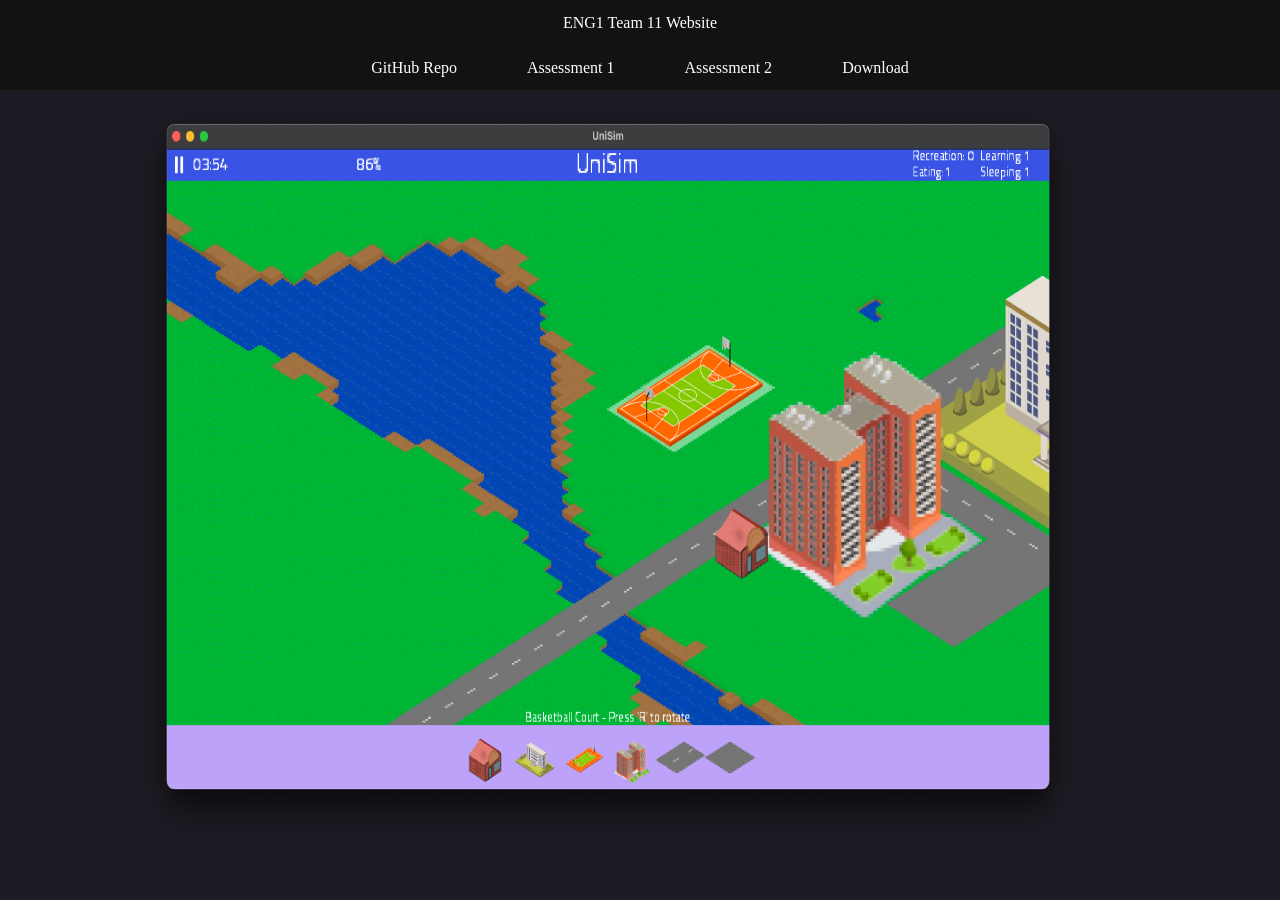
<file: index.html>
<!DOCTYPE html>
<html lang="en">
    <head>
        <title>UniSim Documentation</title>
        <link rel="stylesheet" type="text/css" href="./index.css">
    </head>
    <body>
        <div id="title-container">
            <div id="title">
                ENG1 Team 11 Website
            </div>
        </div>
        <div id="header-container">
            <div class="header-item"><p><a href="https://github.com/y111studios/unisim2">GitHub Repo</a></p></div>
            <div class="header-item dropdown">
                <p class="dropdown-item">Assessment 1</p>
                <div class="dropdown-content">
                    <a href="./deliverables/Req1.pdf" download="Req1.pdf">Requirements</a>
                    <a href="architecture.html">Architecture</a>
                    <a href="./deliverables/Plan1.pdf" download="Plan1.pdf">Method Selection & Planning</a>
                    <a href="./deliverables/Risk1.pdf" download="Risk1.pdf">Risk Assessment & Mitigation</a>
                    <a href="./deliverables/Impl1.pdf" download="Impl1.pdf">Implementation</a>
                </div>
            </div>
            <div class="header-item dropdown">
                <p class="dropdown-item">Assessment 2</p>
                <div class="dropdown-content">
                    <a href="./deliverables/Req2.pdf" download="Req2.pdf">Requirements</a>
                    <a href="./deliverables/Arch2.pdf" download="Arch2.pdf">Architecture</a>
                    <a href="./deliverables/Plan2.pdf" download="Plan2.pdf">Method Selection & Planning</a>
                    <a href="./deliverables/Risk2.pdf" download="Risk2.pdf">Risk Assessment & Mitigation</a>
                    <a href="./deliverables/Impl2.pdf" download="Impl2.pdf">Implementation</a>
                    <a href="./deliverables/Change2.pdf" download="Change2.pdf">Change Report</a>
                    <a href="./deliverables/Eval2.pdf" download="Eval2.pdf">User Evaluation</a>
                    <a href="./deliverables/ConsentForm.pdf" download="ConsentForm.pdf">User Consent Form</a>
                    <a href="./deliverables/InformationSheet.pdf" download="InformationSheet.pdf">User Information Sheet</a>
                    <a href="./deliverables/TaskSurvey.pdf" download="TaskSurvey.pdf">User Task Survey</a>
                    <a href="./deliverables/CI2.pdf" download="CI2.pdf">Continous Intergration</a>
                    <a href="./deliverables/Test2.pdf" download="Test2.pdf">Testing</a>
                </div>
            </div>
            <div class="header-item"><p><a href="UniSim-1.0.0.jar" download="UniSim-1.0.0.jar">Download</a></p></div>
        </div>
        <img id="gameplay-image" src="UniSim Screenshot.png"/>
    </body>
</html>
</file>
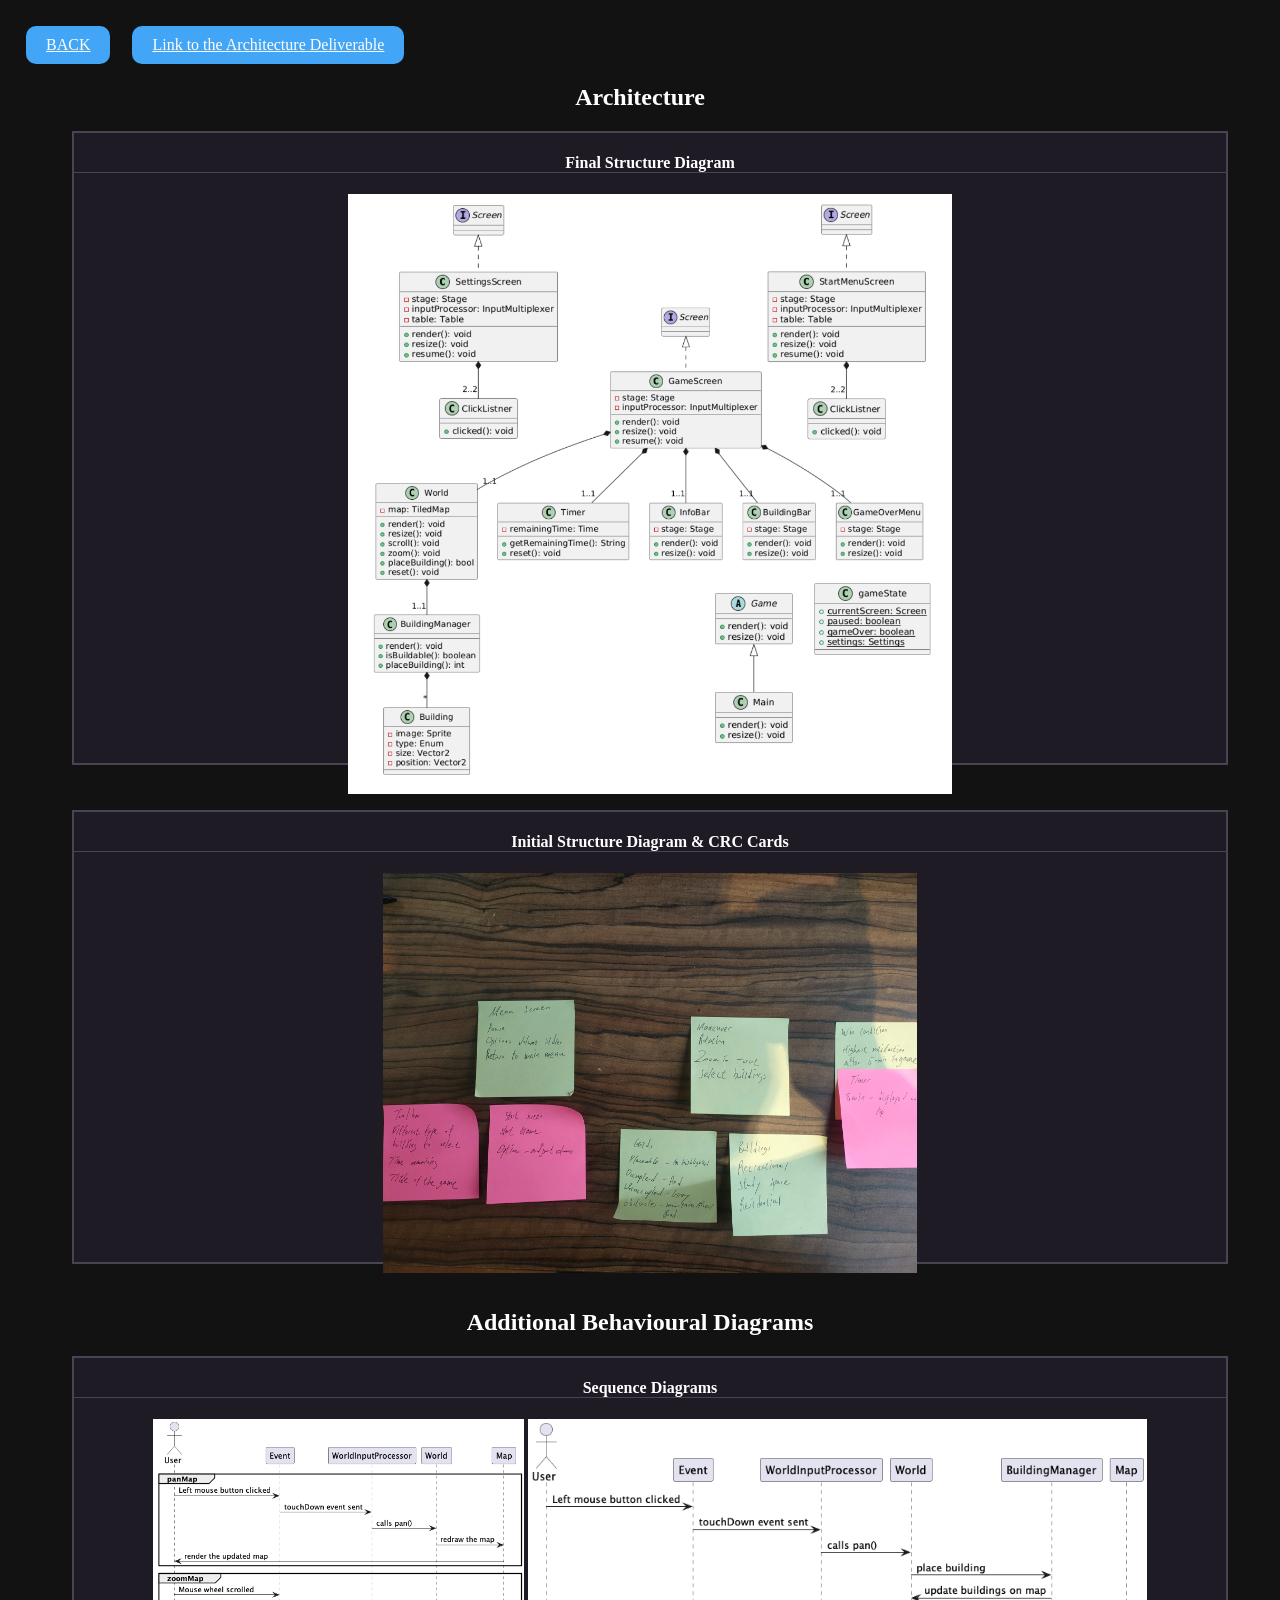
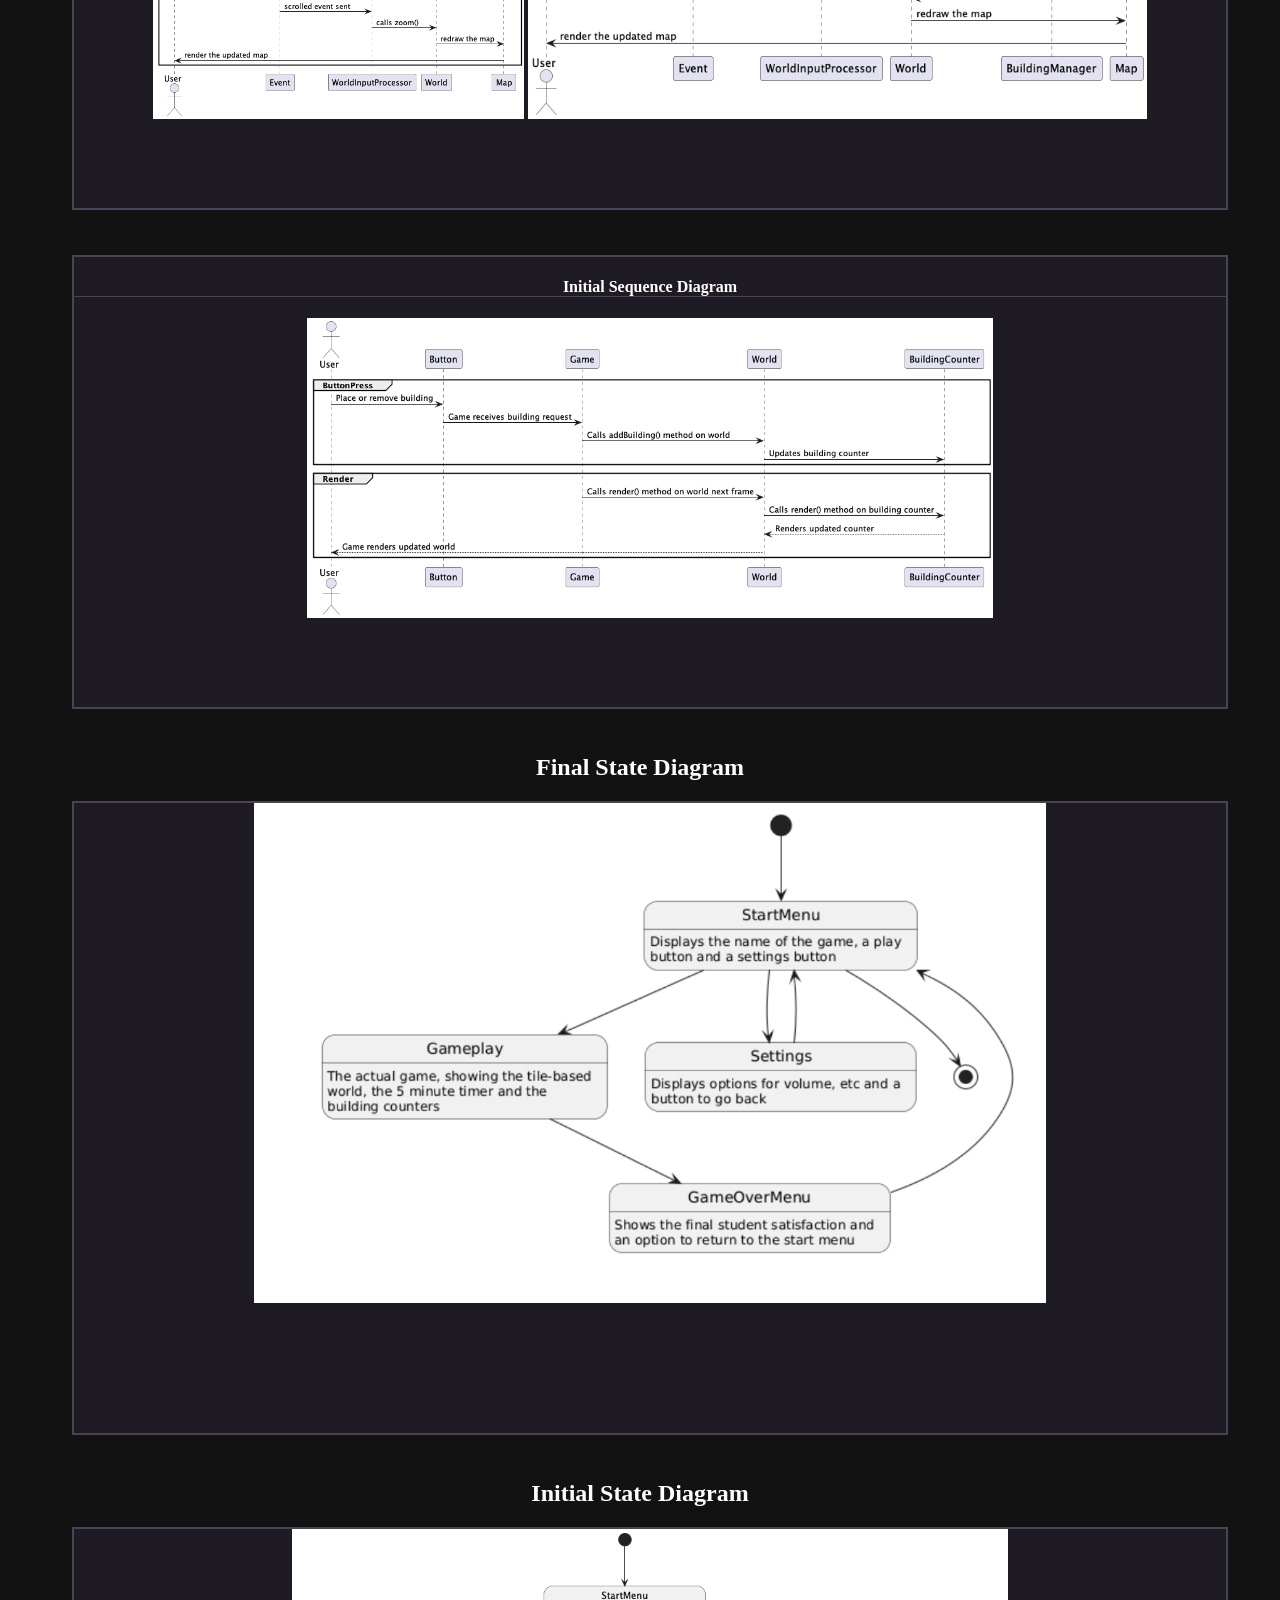
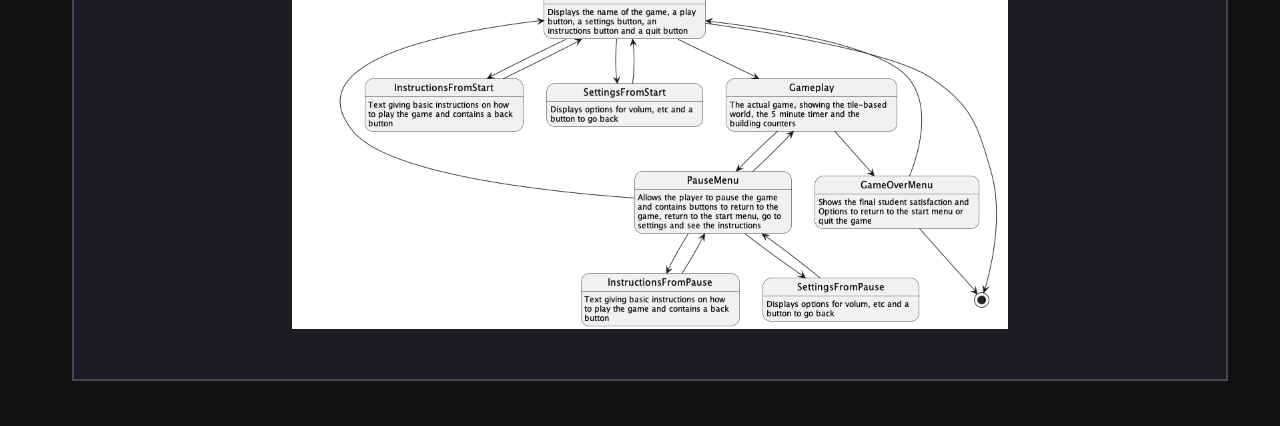
<file: architecture.html>
<!DOCTYPE html>
<!--suppress ALL -->
<html lang="en">
    <head>
        <link rel="stylesheet" href="architecture.css"/>
        <title>Architecture</title>
    </head>

    <div id="button-container">
        <div id="back">
            <a href="./index.html">BACK</a>
        </div>
        <div id="link">
            <a href="./deliverables/Arch1.pdf" download="Arch1.pdf">Link to the Architecture Deliverable</a></h3>
        </div>
    </div>

    <body>
        <h2 class="title">Architecture</h2>
        <div class="oversize-diagrams" align="center">
            <h4 class="subtitle">Final Structure Diagram</h4>
            <img src="./diagrams/img/Final Structure Diagram.png" height="600"/>
        </div>
        <div class="diagrams" align="center">
            <h4 class="subtitle">Initial Structure Diagram & CRC Cards</h4>
            <img src="./diagrams/img/card.jpg" height="400"/>
        </div>

        <h2 class="title">Additional Behavioural Diagrams</h2>
        <div class="diagrams" align="center">
            <h4 class="subtitle">Sequence Diagrams</h4>
            <img src="./diagrams/img/Traverse Map.png" height="300"/>
            <img src="./diagrams/img/Place Building.png" height="300"/>
        </div>
        <div class="diagrams" align="center">
            <h4 class="subtitle">Initial Sequence Diagram</h4>
            <img src="./diagrams/img/Place Building Old.png" height="300"/>
        </div>

        <h2 class="title">Final State Diagram</h2>
        <div class="oversize-diagrams" align="center">
            <img src="./diagrams/img/Project State Diagram.png" height="500"/>
        </div>
        <h2 class="title">Initial State Diagram</h2>
        <div class="diagrams" align="center">
            <img src="./diagrams/img/Initial Project State.png" height="400"/>
        </div>
    </body>
</html>
</file>
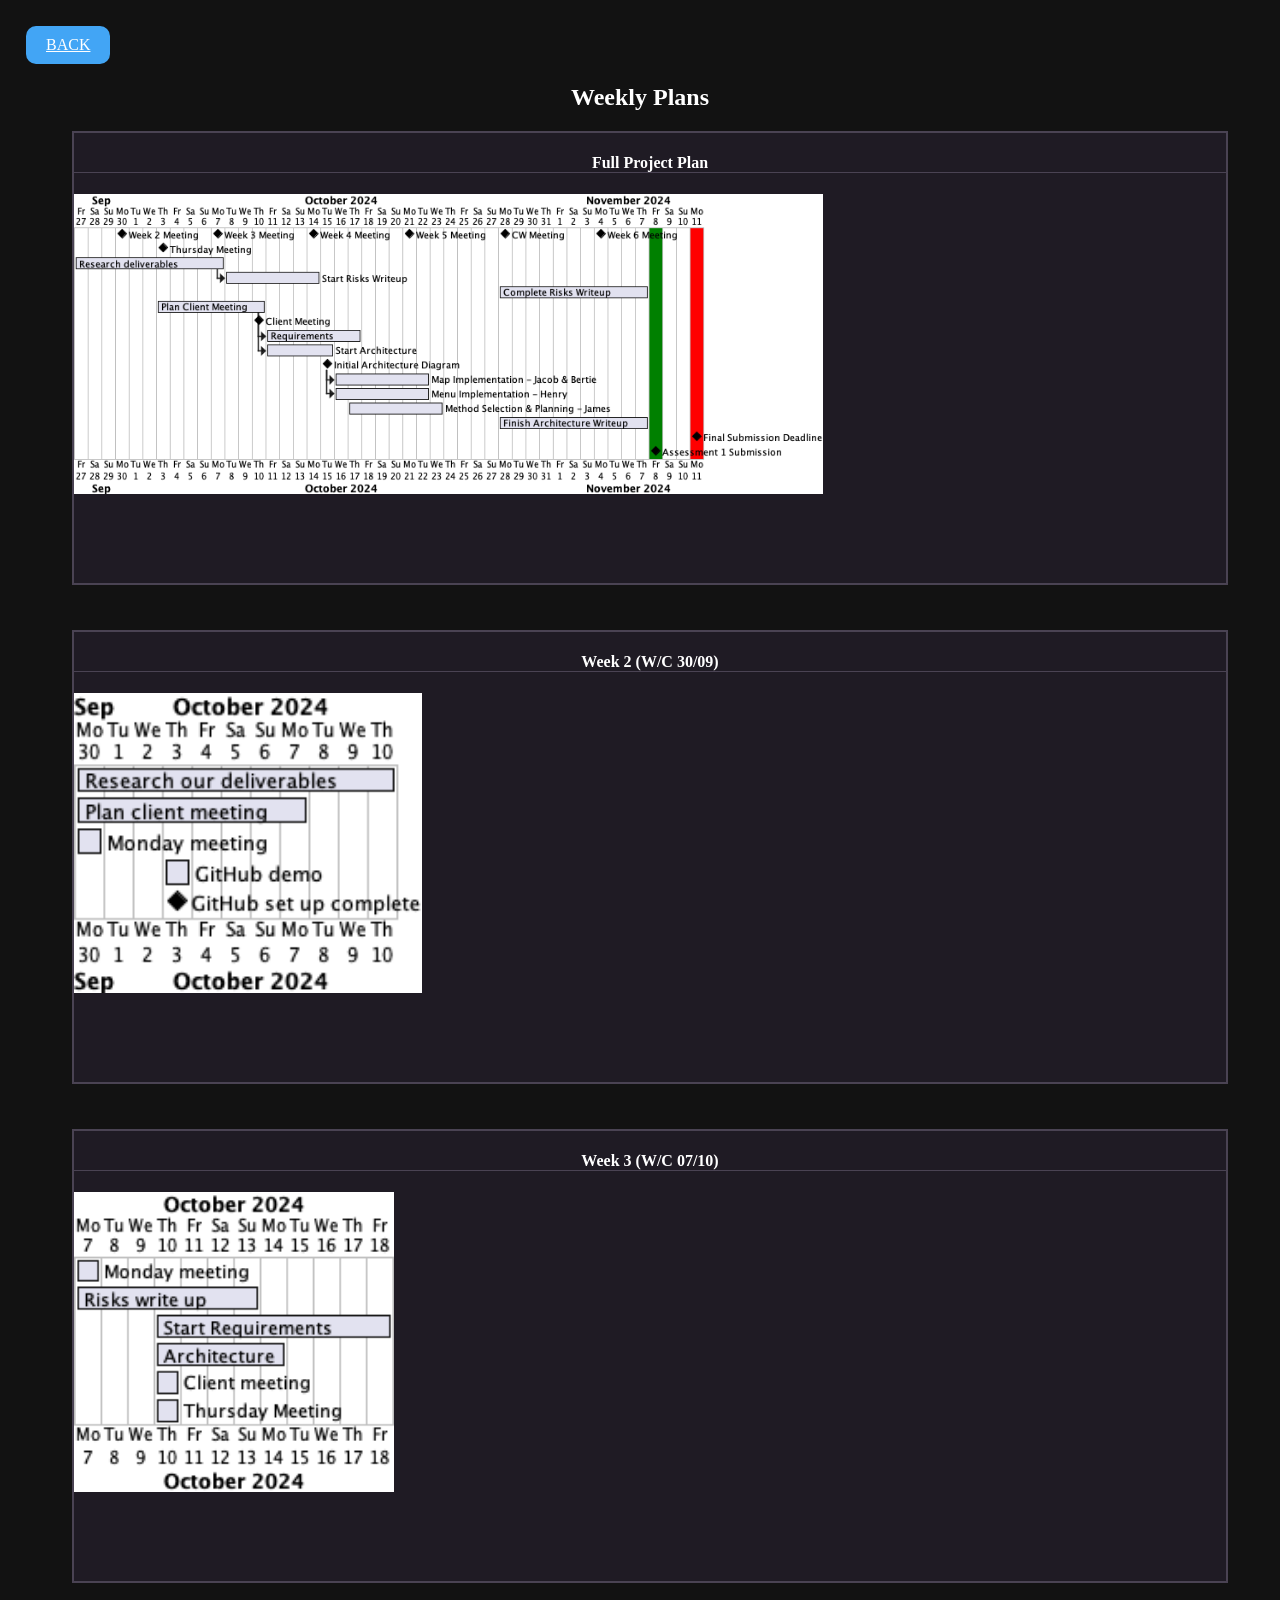
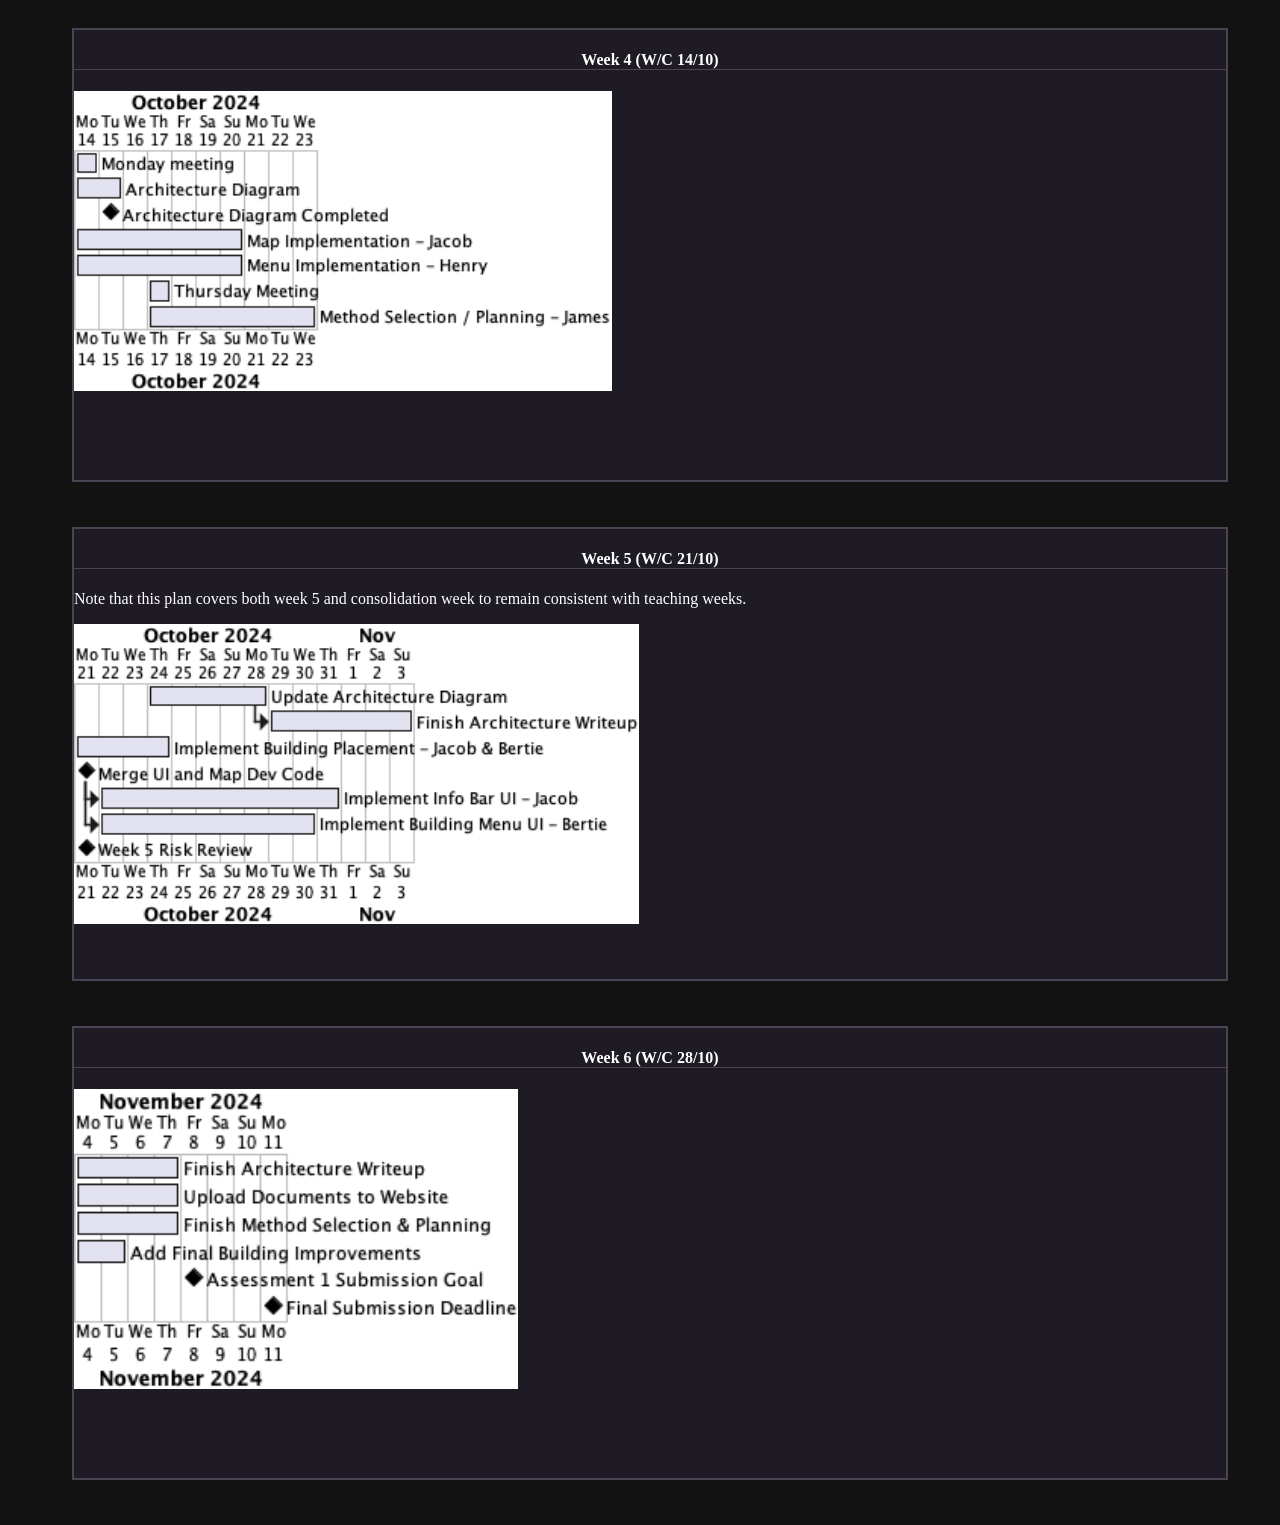
<file: weekly-plans.html>
<!DOCTYPE html>
<!--suppress ALL -->
<html lang="en">
    <head>
        <link rel="stylesheet" href="weekly-plans.css"/>
        <title>Weekly Plans</title>
    </head>

    <div id="back"><a href="./index.html">BACK</a></div>
    <body>
        <h2 id="title">Weekly Plans</h2>
        <div class="weekly-plan">
            <h4 class="title">Full Project Plan</h4>
            <img src="diagrams/img/plans/Project Plan.png" height="300" alt="Project Overview">
        </div>
        <div class="weekly-plan">
            <h4 class="title">Week 2 (W/C 30/09)</h4>
            <img src="diagrams/img/plans/Week 2 Plan.png" height="300" alt="Week 2 Plan">
        </div>
        <div class="weekly-plan">
            <h4 class="title">Week 3 (W/C 07/10)</h4>
            <img src="diagrams/img/plans/Week 3 Plan.png" height="300" alt="Week 3 Plan">
        </div>
        <div class="weekly-plan">
            <h4 class="title">Week 4 (W/C 14/10)</h4>
            <img src="diagrams/img/plans/Week 4 Plan.png" height="300" alt="Week 4 Plan">
        </div>
        <div class="weekly-plan">
            <h4 class="title">Week 5 (W/C 21/10)</h4>
            <p>Note that this plan covers both week 5 and consolidation week to remain consistent with teaching weeks.</p>
            <img src="diagrams/img/plans/Week 5 Plan.png" height="300" alt="Week 5 Plan">
        </div>
        <div class="weekly-plan">
            <h4 class="title">Week 6 (W/C 28/10)</h4>
            <img src="diagrams/img/plans/Week 6 Plan.png" height="300" alt="Week 6 Plan">
        </div>
    </body>
</html>
</file>
<file: index.css>
:root {
    --background: #121212;
    --background-secondary: #1F1B24;
    --primary: #42a5f5;
    --secondary: #ab47bc;
    --text: #fff;
}

body {
    margin: 0;
    padding: 0;
    background-color: var(--background-secondary);
}

#title-container {
    text-align: center;
    display: flex;
    align-items: center;
    justify-content: center;
    height: 5vh;
    background-color: var(--background);
    color: var(--text);
}

#title {
    display: flexbox;
}

#header-container {
    display: flex;
    flex-direction: row;
    justify-content: center;
    align-items: center;
    flex-wrap: nowrap;
    height: 5vh;
    background-color: var(--background);
}

.header-item {
    display: flex;
    align-items: center;
    padding: 0px 35px;
    color: var(--text);
    border-radius: 25px;
}

.header-item > p > a {
    color: var(--text);
    text-decoration: none;
}

.header-item:hover {
    background-color: var(--primary);
}

.dropdown {
    position: relative;
    display: inline-block;
}

.dropdown:hover .dropdown-content {
    display: block;
}

.dropdown-content {
    display: none;
    position: absolute;
    left: 50%;
    transform: translateX(-50%);
    border-radius: 10px;
    width: 15vw;
}

.dropdown-content > a {
    display: block;
    padding: 10px 35px;
    margin: 5px 0;
    background-color: var(--background);
    color: var(--text);
    border-radius: 10px;
    text-decoration: none;
    text-align: center;
    transition: background-color 0.s ease;
}

.dropdown-content > a:hover {
    background-color: var(--primary);
}
.dropdown-content > a:last-child, a:first-child {
    border: none;
}

#gameplay-image {
    width: 75vw;
    height: 85vh;
    padding-left: 10vw;
    align-items: center;
}
</file>
<file: architecture.css>
:root {
    --background: #121212;
    --background-secondary: #1F1B24;
    --background-tertiary: #4a4353;
    --primary: #42a5f5;
    --secondary: #ab47bc;
    --text: #fff;
}

body {
    background-color: var(--background);
}

p {
    color: var(--text);
}

div > a {
    color: var(--text);
}

.title {
    text-align: center;
    color: var(--text);
}

.diagrams {
    width: 90vw;
    height: 50vh;
    background-color: var(--background-secondary);
    margin-bottom: 5vh;
    margin-left: 5vw;
    border: 2px solid var(--background-tertiary);
}

.diagrams > .title {
    color: var(--text);
    text-align: center;
    border-bottom: 1px solid var(--background-tertiary);
}

#back, #link {
    display: inline-block;
    padding: 10px 20px;
    text-decoration: none;
    color: var(--text);
    background-color: var(--primary);
    text-align: center;
    margin-top: 2vh;
    margin-left: 2vh;
    border-radius: 10px;
    transition: background-color 0.3s ease;
}

#back:hover, #link.hover{
    background-color: var(--secondary);
}

.diagrams {
    width: 90vw;
    height: 50vh;
    background-color: var(--background-secondary);
    margin-bottom: 5vh;
    margin-left: 5vw;
    border: 2px solid var(--background-tertiary);
}

.diagrams > .subtitle {
    color: var(--text);
    text-align: center;
    border-bottom: 1px solid var(--background-tertiary);
}

.oversize-diagrams {
    width: 90vw;
    height: 70vh;
    background-color: var(--background-secondary);
    margin-bottom: 5vh;
    margin-left: 5vw;
    border: 2px solid var(--background-tertiary);
}

.oversize-diagrams > .subtitle {
    color: var(--text);
    text-align: center;
    border-bottom: 1px solid var(--background-tertiary);
}
</file>
<file: weekly-plans.css>
:root {
    --background: #121212;
    --background-secondary: #1F1B24;
    --background-tertiary: #4a4353;
    --primary: #42a5f5;
    --secondary: #ab47bc;
    --text: #fff;
}

body {
    background-color: var(--background);
}

p {
    color: var(--text);
}

div > a {
    color: var(--text);
}

#title {
    text-align: center;
    color: var(--text);
}

.weekly-plan {
    width: 90vw;
    height: 50vh;
    background-color: var(--background-secondary);
    margin-bottom: 5vh;
    margin-left: 5vw;
    border: 2px solid var(--background-tertiary);
}

.weekly-plan > .title {
    color: var(--text);
    text-align: center;
    border-bottom: 1px solid var(--background-tertiary);
}

#back {
    display: inline-block;
    padding: 10px 20px;
    text-decoration: none;
    color: var(--text);
    background-color: var(--primary);
    text-align: center;
    margin-top: 2vh;
    margin-left: 2vh;
    border-radius: 10px;
    transition: background-color 0.3s ease;
}

#back:hover {
    background-color: var(--secondary);
}
</file>
